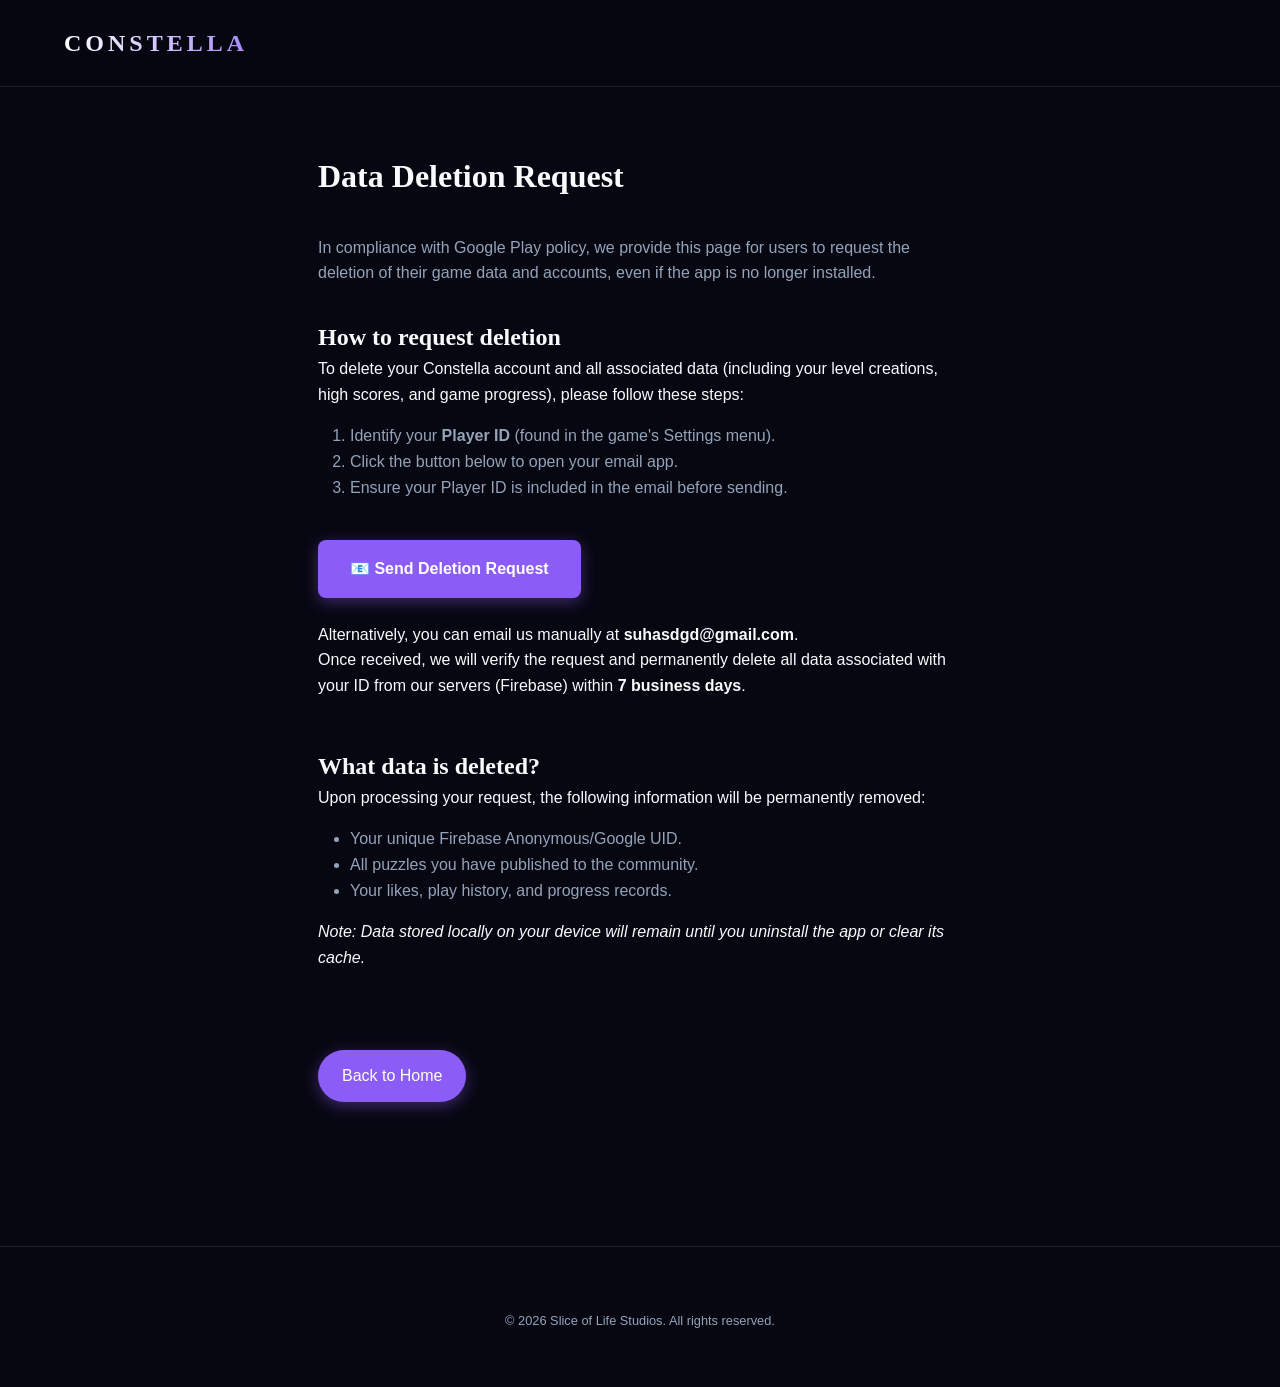
<file: delete-account.html>
<!DOCTYPE html>
<html lang="en">
<head>
    <meta charset="UTF-8">
    <meta name="viewport" content="width=device-width, initial-scale=1.0">
    <title>Delete Account & Data — Constella</title>
    <link rel="stylesheet" href="styles.css">
</head>
<body class="legal-page">
    <nav class="glass-nav">
        <a href="index.html" class="logo">CONSTELLA</a>
    </nav>

    <main style="padding: 4rem 10%; max-width: 900px; margin: 0 auto;">
        <h1 style="margin-bottom: 2rem;">Data Deletion Request</h1>
        <p style="margin-bottom: 2rem; color: var(--text-muted);">In compliance with Google Play policy, we provide this page for users to request the deletion of their game data and accounts, even if the app is no longer installed.</p>

        <section style="margin-bottom: 3rem;">
            <h2>How to request deletion</h2>
            <p>To delete your Constella account and all associated data (including your level creations, high scores, and game progress), please follow these steps:</p>
            <ol style="margin: 1rem 2rem; color: var(--text-muted); line-height: 1.6;">
                <li>Identify your <strong>Player ID</strong> (found in the game's Settings menu).</li>
                <li>Click the button below to open your email app.</li>
                <li>Ensure your Player ID is included in the email before sending.</li>
            </ol>
            
            <a href="mailto:suhasdgd@gmail.com?subject=Data%20Deletion%20Request&body=Please%20delete%20my%20Constella%20data.%20My%20Player%20ID%20is:%20[ENTER%20ID%20HERE]" 
               class="btn-contact" style="display: inline-block; margin: 1.5rem 0; text-decoration: none; background: var(--accent); color: white; padding: 1rem 2rem; border-radius: 8px; font-weight: bold;">
               📧 Send Deletion Request
            </a>

            <p>Alternatively, you can email us manually at <strong>suhasdgd@gmail.com</strong>.</p>
            <p>Once received, we will verify the request and permanently delete all data associated with your ID from our servers (Firebase) within <strong>7 business days</strong>.</p>
        </section>

        <section style="margin-bottom: 3rem;">
            <h2>What data is deleted?</h2>
            <p>Upon processing your request, the following information will be permanently removed:</p>
            <ul style="margin: 1rem 2rem; color: var(--text-muted);">
                <li>Your unique Firebase Anonymous/Google UID.</li>
                <li>All puzzles you have published to the community.</li>
                <li>Your likes, play history, and progress records.</li>
            </ul>
            <p><em>Note: Data stored locally on your device will remain until you uninstall the app or clear its cache.</em></p>
        </section>

        <a href="index.html" class="btn-contact" style="display: inline-block; margin-top: 2rem; text-decoration: none;">Back to Home</a>
    </main>

    <footer style="margin-top: 5rem;">
        <div class="footer-content">
            <p>&copy; 2026 Slice of Life Studios. All rights reserved.</p>
        </div>
    </footer>
</body>
</html>
</file>
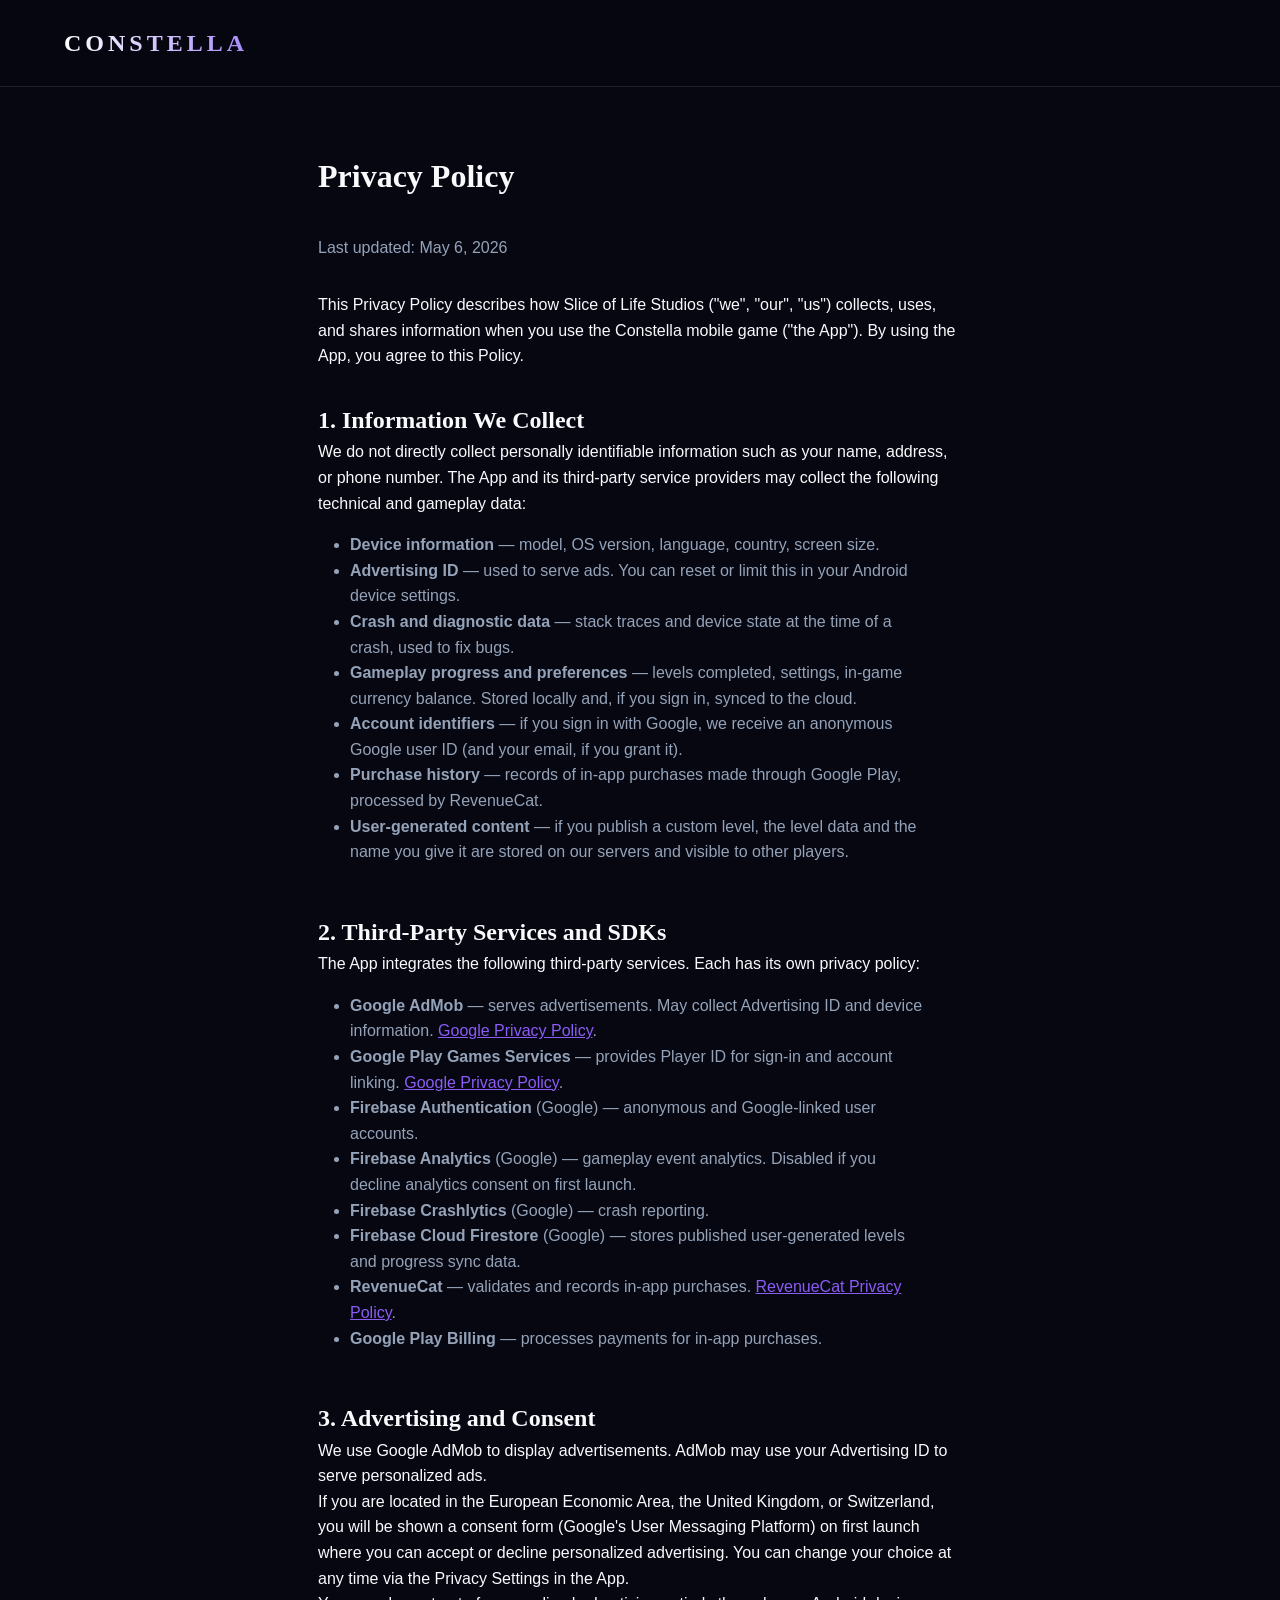
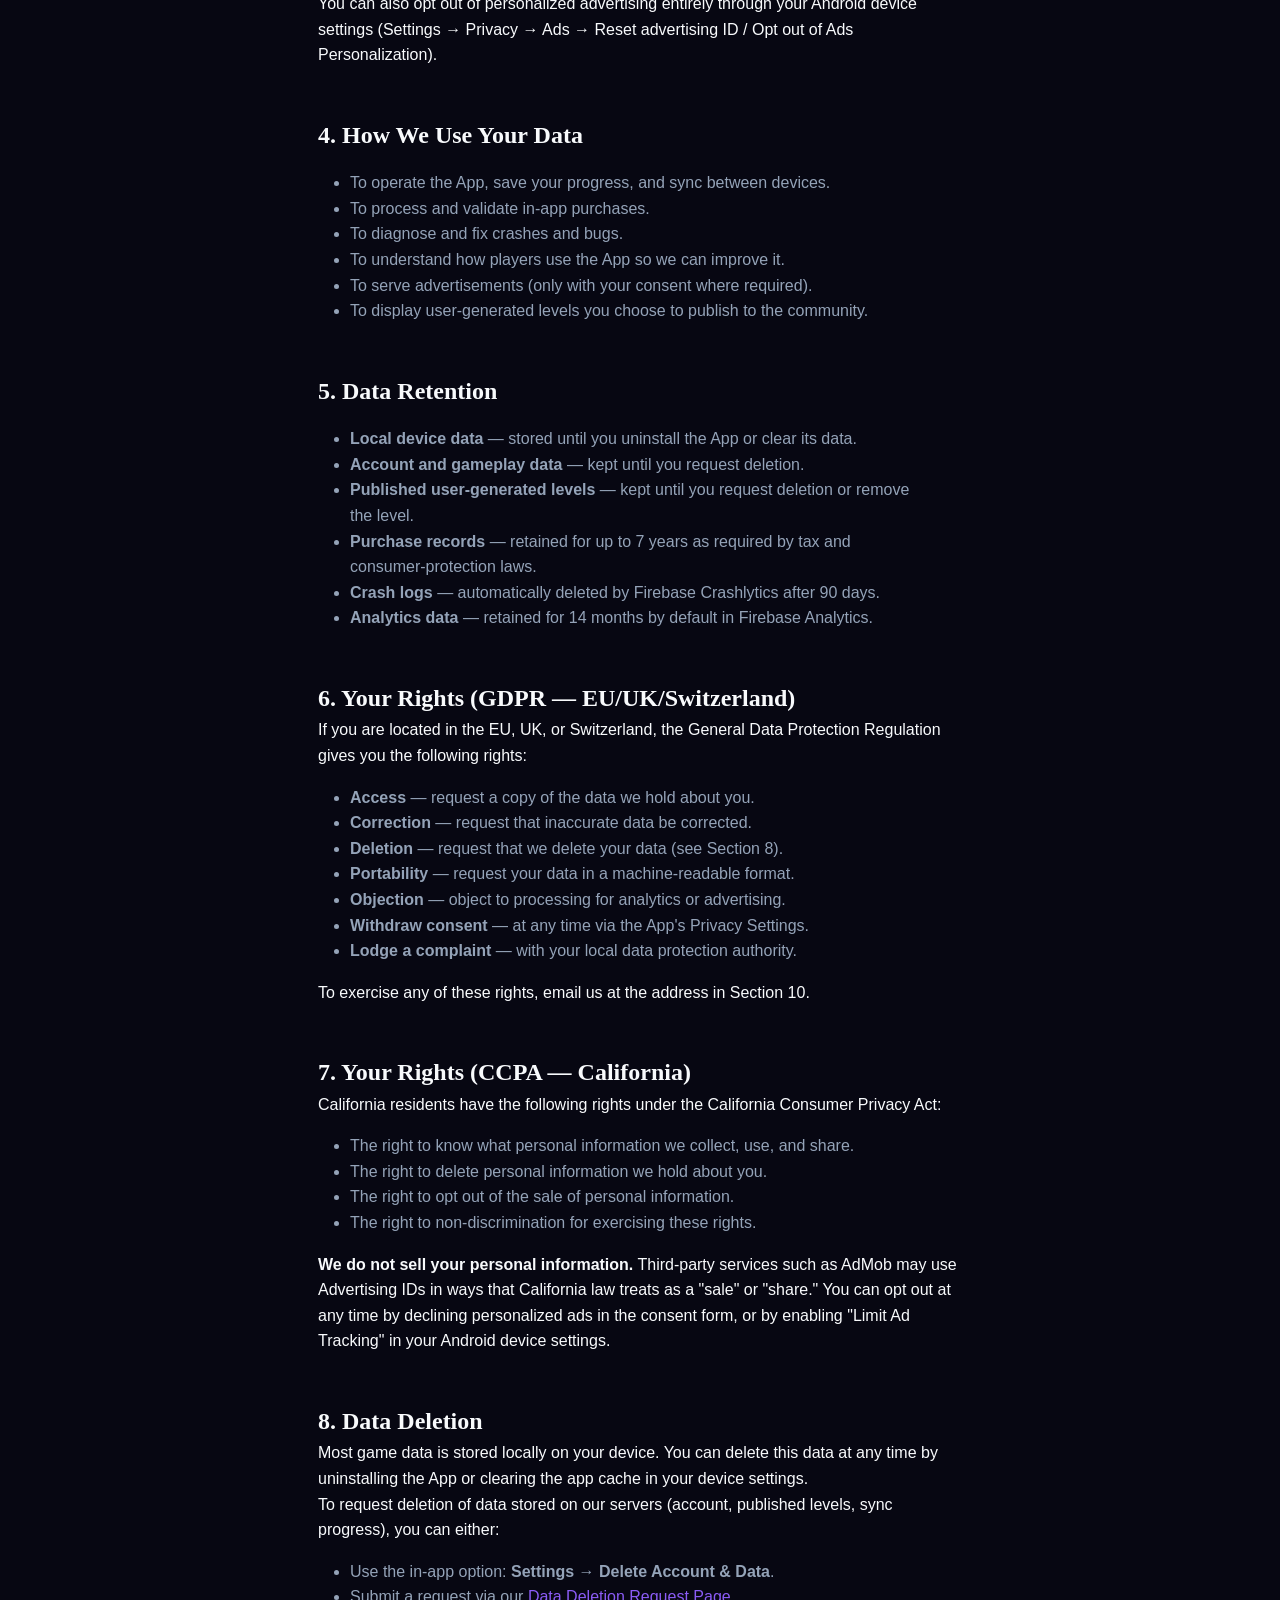
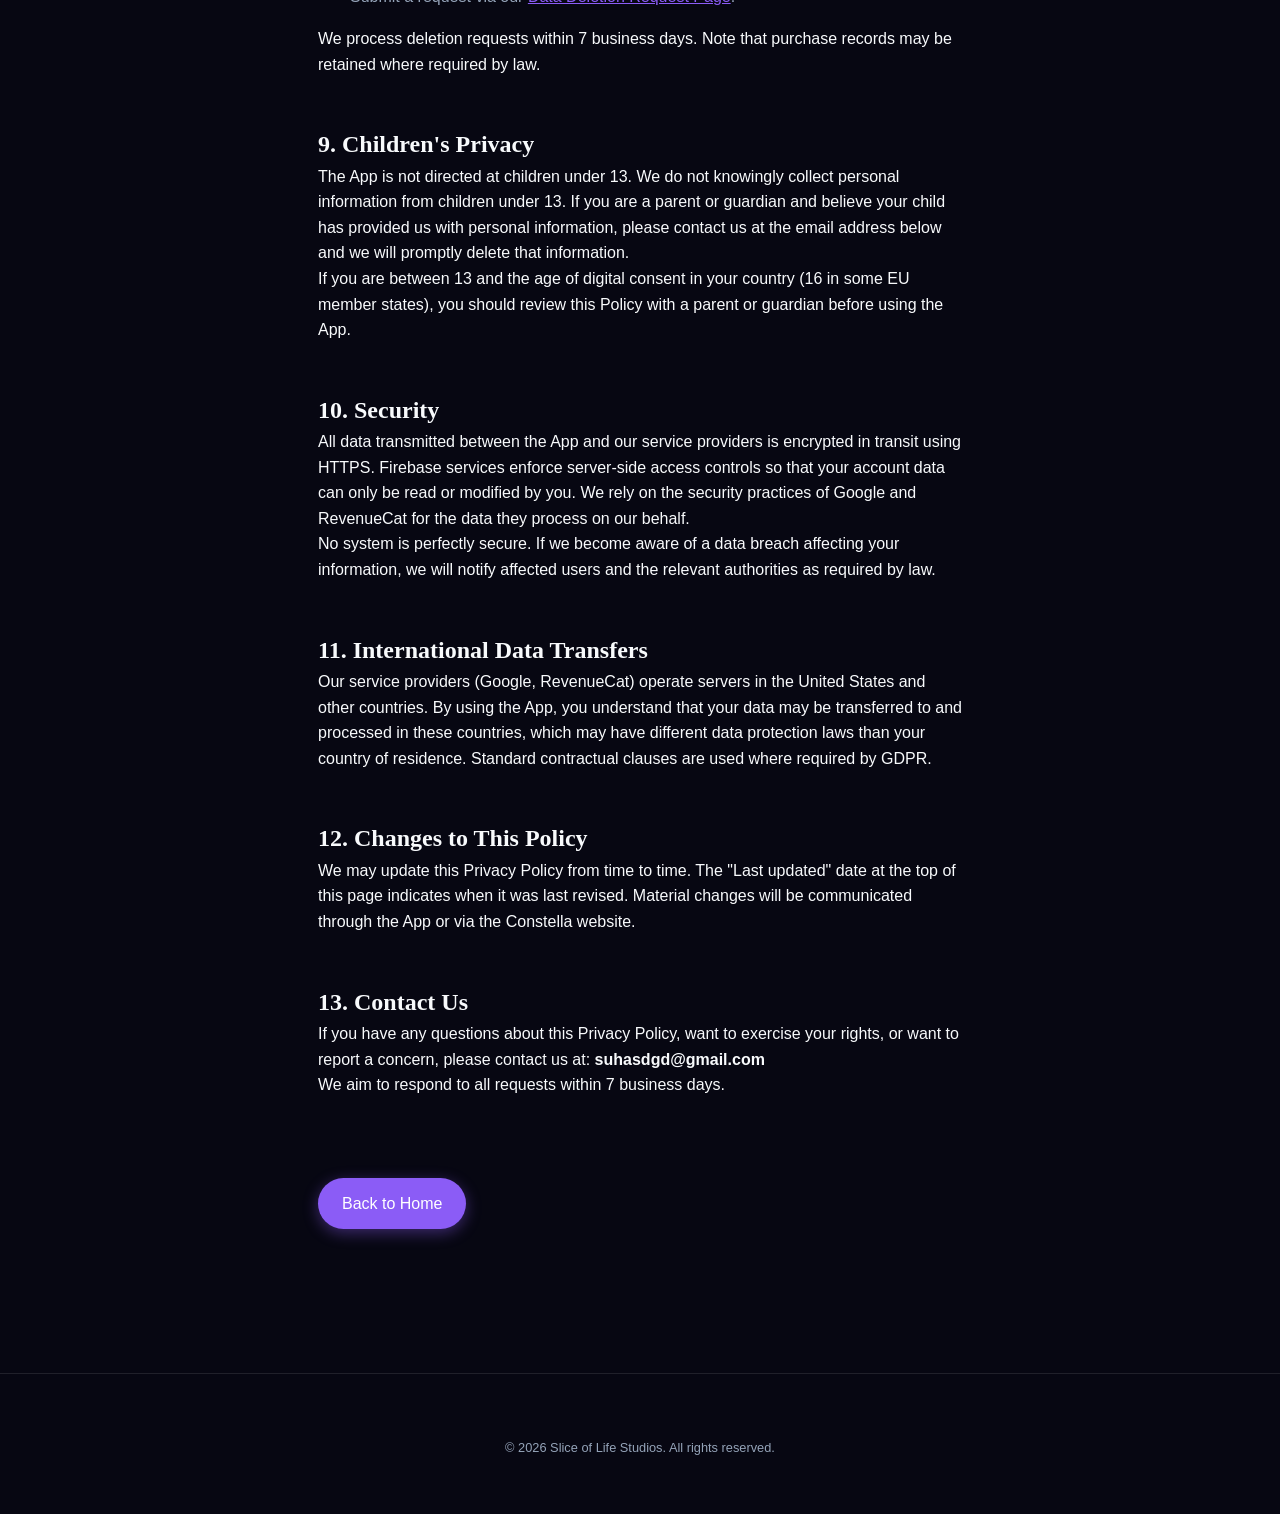
<file: privacy.html>
<!DOCTYPE html>
<html lang="en">
<head>
    <meta charset="UTF-8">
    <meta name="viewport" content="width=device-width, initial-scale=1.0">
    <title>Privacy Policy — Constella</title>
    <link rel="stylesheet" href="styles.css">
</head>
<body class="legal-page">
    <nav class="glass-nav">
        <a href="index.html" class="logo">CONSTELLA</a>
    </nav>

    <main style="padding: 4rem 10%; max-width: 900px; margin: 0 auto;">
        <h1 style="margin-bottom: 2rem;">Privacy Policy</h1>
        <p style="margin-bottom: 2rem; color: var(--text-muted);">Last updated: May 6, 2026</p>

        <p style="margin-bottom: 2rem;">This Privacy Policy describes how Slice of Life Studios ("we", "our", "us") collects, uses, and shares information when you use the Constella mobile game ("the App"). By using the App, you agree to this Policy.</p>

        <section style="margin-bottom: 3rem;">
            <h2>1. Information We Collect</h2>
            <p>We do not directly collect personally identifiable information such as your name, address, or phone number. The App and its third-party service providers may collect the following technical and gameplay data:</p>
            <ul style="margin: 1rem 2rem; color: var(--text-muted);">
                <li><strong>Device information</strong> — model, OS version, language, country, screen size.</li>
                <li><strong>Advertising ID</strong> — used to serve ads. You can reset or limit this in your Android device settings.</li>
                <li><strong>Crash and diagnostic data</strong> — stack traces and device state at the time of a crash, used to fix bugs.</li>
                <li><strong>Gameplay progress and preferences</strong> — levels completed, settings, in-game currency balance. Stored locally and, if you sign in, synced to the cloud.</li>
                <li><strong>Account identifiers</strong> — if you sign in with Google, we receive an anonymous Google user ID (and your email, if you grant it).</li>
                <li><strong>Purchase history</strong> — records of in-app purchases made through Google Play, processed by RevenueCat.</li>
                <li><strong>User-generated content</strong> — if you publish a custom level, the level data and the name you give it are stored on our servers and visible to other players.</li>
            </ul>
        </section>

        <section style="margin-bottom: 3rem;">
            <h2>2. Third-Party Services and SDKs</h2>
            <p>The App integrates the following third-party services. Each has its own privacy policy:</p>
            <ul style="margin: 1rem 2rem; color: var(--text-muted);">
                <li><strong>Google AdMob</strong> — serves advertisements. May collect Advertising ID and device information. <a href="https://policies.google.com/privacy" style="color: var(--accent);" target="_blank" rel="noopener">Google Privacy Policy</a>.</li>
                <li><strong>Google Play Games Services</strong> — provides Player ID for sign-in and account linking. <a href="https://policies.google.com/privacy" style="color: var(--accent);" target="_blank" rel="noopener">Google Privacy Policy</a>.</li>
                <li><strong>Firebase Authentication</strong> (Google) — anonymous and Google-linked user accounts.</li>
                <li><strong>Firebase Analytics</strong> (Google) — gameplay event analytics. Disabled if you decline analytics consent on first launch.</li>
                <li><strong>Firebase Crashlytics</strong> (Google) — crash reporting.</li>
                <li><strong>Firebase Cloud Firestore</strong> (Google) — stores published user-generated levels and progress sync data.</li>
                <li><strong>RevenueCat</strong> — validates and records in-app purchases. <a href="https://www.revenuecat.com/privacy/" style="color: var(--accent);" target="_blank" rel="noopener">RevenueCat Privacy Policy</a>.</li>
                <li><strong>Google Play Billing</strong> — processes payments for in-app purchases.</li>
            </ul>
        </section>

        <section style="margin-bottom: 3rem;">
            <h2>3. Advertising and Consent</h2>
            <p>We use Google AdMob to display advertisements. AdMob may use your Advertising ID to serve personalized ads.</p>
            <p>If you are located in the European Economic Area, the United Kingdom, or Switzerland, you will be shown a consent form (Google's User Messaging Platform) on first launch where you can accept or decline personalized advertising. You can change your choice at any time via the Privacy Settings in the App.</p>
            <p>You can also opt out of personalized advertising entirely through your Android device settings (Settings → Privacy → Ads → Reset advertising ID / Opt out of Ads Personalization).</p>
        </section>

        <section style="margin-bottom: 3rem;">
            <h2>4. How We Use Your Data</h2>
            <ul style="margin: 1rem 2rem; color: var(--text-muted);">
                <li>To operate the App, save your progress, and sync between devices.</li>
                <li>To process and validate in-app purchases.</li>
                <li>To diagnose and fix crashes and bugs.</li>
                <li>To understand how players use the App so we can improve it.</li>
                <li>To serve advertisements (only with your consent where required).</li>
                <li>To display user-generated levels you choose to publish to the community.</li>
            </ul>
        </section>

        <section style="margin-bottom: 3rem;">
            <h2>5. Data Retention</h2>
            <ul style="margin: 1rem 2rem; color: var(--text-muted);">
                <li><strong>Local device data</strong> — stored until you uninstall the App or clear its data.</li>
                <li><strong>Account and gameplay data</strong> — kept until you request deletion.</li>
                <li><strong>Published user-generated levels</strong> — kept until you request deletion or remove the level.</li>
                <li><strong>Purchase records</strong> — retained for up to 7 years as required by tax and consumer-protection laws.</li>
                <li><strong>Crash logs</strong> — automatically deleted by Firebase Crashlytics after 90 days.</li>
                <li><strong>Analytics data</strong> — retained for 14 months by default in Firebase Analytics.</li>
            </ul>
        </section>

        <section style="margin-bottom: 3rem;">
            <h2>6. Your Rights (GDPR — EU/UK/Switzerland)</h2>
            <p>If you are located in the EU, UK, or Switzerland, the General Data Protection Regulation gives you the following rights:</p>
            <ul style="margin: 1rem 2rem; color: var(--text-muted);">
                <li><strong>Access</strong> — request a copy of the data we hold about you.</li>
                <li><strong>Correction</strong> — request that inaccurate data be corrected.</li>
                <li><strong>Deletion</strong> — request that we delete your data (see Section 8).</li>
                <li><strong>Portability</strong> — request your data in a machine-readable format.</li>
                <li><strong>Objection</strong> — object to processing for analytics or advertising.</li>
                <li><strong>Withdraw consent</strong> — at any time via the App's Privacy Settings.</li>
                <li><strong>Lodge a complaint</strong> — with your local data protection authority.</li>
            </ul>
            <p>To exercise any of these rights, email us at the address in Section 10.</p>
        </section>

        <section style="margin-bottom: 3rem;">
            <h2>7. Your Rights (CCPA — California)</h2>
            <p>California residents have the following rights under the California Consumer Privacy Act:</p>
            <ul style="margin: 1rem 2rem; color: var(--text-muted);">
                <li>The right to know what personal information we collect, use, and share.</li>
                <li>The right to delete personal information we hold about you.</li>
                <li>The right to opt out of the sale of personal information.</li>
                <li>The right to non-discrimination for exercising these rights.</li>
            </ul>
            <p><strong>We do not sell your personal information.</strong> Third-party services such as AdMob may use Advertising IDs in ways that California law treats as a "sale" or "share." You can opt out at any time by declining personalized ads in the consent form, or by enabling "Limit Ad Tracking" in your Android device settings.</p>
        </section>

        <section style="margin-bottom: 3rem;">
            <h2>8. Data Deletion</h2>
            <p>Most game data is stored locally on your device. You can delete this data at any time by uninstalling the App or clearing the app cache in your device settings.</p>
            <p>To request deletion of data stored on our servers (account, published levels, sync progress), you can either:</p>
            <ul style="margin: 1rem 2rem; color: var(--text-muted);">
                <li>Use the in-app option: <strong>Settings → Delete Account &amp; Data</strong>.</li>
                <li>Submit a request via our <a href="delete-account.html" style="color: var(--accent);">Data Deletion Request Page</a>.</li>
            </ul>
            <p>We process deletion requests within 7 business days. Note that purchase records may be retained where required by law.</p>
        </section>

        <section style="margin-bottom: 3rem;">
            <h2>9. Children's Privacy</h2>
            <p>The App is not directed at children under 13. We do not knowingly collect personal information from children under 13. If you are a parent or guardian and believe your child has provided us with personal information, please contact us at the email address below and we will promptly delete that information.</p>
            <p>If you are between 13 and the age of digital consent in your country (16 in some EU member states), you should review this Policy with a parent or guardian before using the App.</p>
        </section>

        <section style="margin-bottom: 3rem;">
            <h2>10. Security</h2>
            <p>All data transmitted between the App and our service providers is encrypted in transit using HTTPS. Firebase services enforce server-side access controls so that your account data can only be read or modified by you. We rely on the security practices of Google and RevenueCat for the data they process on our behalf.</p>
            <p>No system is perfectly secure. If we become aware of a data breach affecting your information, we will notify affected users and the relevant authorities as required by law.</p>
        </section>

        <section style="margin-bottom: 3rem;">
            <h2>11. International Data Transfers</h2>
            <p>Our service providers (Google, RevenueCat) operate servers in the United States and other countries. By using the App, you understand that your data may be transferred to and processed in these countries, which may have different data protection laws than your country of residence. Standard contractual clauses are used where required by GDPR.</p>
        </section>

        <section style="margin-bottom: 3rem;">
            <h2>12. Changes to This Policy</h2>
            <p>We may update this Privacy Policy from time to time. The "Last updated" date at the top of this page indicates when it was last revised. Material changes will be communicated through the App or via the Constella website.</p>
        </section>

        <section style="margin-bottom: 3rem;">
            <h2>13. Contact Us</h2>
            <p>If you have any questions about this Privacy Policy, want to exercise your rights, or want to report a concern, please contact us at: <strong>suhasdgd@gmail.com</strong></p>
            <p>We aim to respond to all requests within 7 business days.</p>
        </section>

        <a href="index.html" class="btn-contact" style="display: inline-block; margin-top: 2rem; text-decoration: none;">Back to Home</a>
    </main>

    <footer style="margin-top: 5rem;">
        <div class="footer-content">
            <p>&copy; 2026 Slice of Life Studios. All rights reserved.</p>
        </div>
    </footer>
</body>
</html>
</file>
<file: styles.css>
:root {
    --bg-dark: #070712;
    --accent: #8b5cf6;
    --accent-glow: rgba(139, 92, 246, 0.4);
    --glass: rgba(255, 255, 255, 0.05);
    --glass-border: rgba(255, 255, 255, 0.1);
    --text-main: #f8fafc;
    --text-muted: #94a3b8;
}

* {
    margin: 0;
    padding: 0;
    box-sizing: border-box;
}

body {
    background-color: var(--bg-dark);
    color: var(--text-main);
    font-family: 'Outfit', sans-serif;
    overflow-x: hidden;
    line-height: 1.6;
}

h1, h2, h3, .logo {
    font-family: 'Cinzel', serif;
}

/* Background Effects */
.stars-bg {
    position: fixed;
    top: 0; left: 0; width: 100%; height: 100%;
    background-image: 
        radial-gradient(circle at 50% 50%, rgba(20, 20, 50, 1), transparent),
        url("https://www.transparenttextures.com/patterns/stardust.png");
    z-index: -2;
    opacity: 0.5;
}

.noise-overlay {
    position: fixed;
    top: 0; left: 0; width: 100%; height: 100%;
    background: url('https://grainy-gradients.vercel.app/noise.svg');
    opacity: 0.05;
    pointer-events: none;
    z-index: -1;
}

/* Navigation */
.glass-nav {
    display: flex;
    justify-content: space-between;
    align-items: center;
    padding: 1.5rem 5%;
    position: sticky;
    top: 0;
    background: rgba(7, 7, 18, 0.8);
    backdrop-filter: blur(12px);
    z-index: 100;
    border-bottom: 1px solid var(--glass-border);
}

.logo {
    font-size: 1.5rem;
    font-weight: 700;
    letter-spacing: 4px;
    background: linear-gradient(to right, #fff, #a78bfa);
    -webkit-background-clip: text;
    -webkit-text-fill-color: transparent;
}

.nav-links a {
    color: var(--text-muted);
    text-decoration: none;
    margin-left: 2rem;
    font-size: 0.9rem;
    transition: 0.3s;
}

.nav-links a:hover {
    color: var(--text-main);
}

.btn-contact {
    padding: 0.8rem 1.5rem;
    background: var(--accent);
    color: white !important;
    border-radius: 50px;
    box-shadow: 0 4px 15px var(--accent-glow);
}

/* Hero Section */
.hero {
    display: flex;
    align-items: center;
    justify-content: space-between;
    padding: 6rem 10% 4rem;
    min-height: 80vh;
}

.hero-content {
    flex: 1;
    padding-right: 5%;
}

.badge {
    display: inline-block;
    padding: 0.4rem 1rem;
    background: var(--glass);
    border: 1px solid var(--glass-border);
    border-radius: 50px;
    font-size: 0.75rem;
    letter-spacing: 2px;
    margin-bottom: 1.5rem;
    color: #a78bfa;
}

.hero h1 {
    font-size: 4rem;
    line-height: 1.1;
    margin-bottom: 1.5rem;
}

.highlight {
    background: linear-gradient(90deg, #8b5cf6, #ec4899);
    -webkit-background-clip: text;
    -webkit-text-fill-color: transparent;
}

.hero p {
    font-size: 1.25rem;
    color: var(--text-muted);
    margin-bottom: 2.5rem;
    max-width: 500px;
}

.play-store-btn img {
    height: 50px;
}

.hero-image-wrap {
    flex: 1;
}

.hero-image {
    padding: 1rem;
    transform: rotate(2deg);
    transition: 0.5s cubic-bezier(0.175, 0.885, 0.32, 1.275);
}

.hero-image:hover {
    transform: rotate(0deg) scale(1.02);
}

.hero-image img {
    width: 100%;
    border-radius: 12px;
    display: block;
}

/* Glass Card Global */
.glass-card {
    background: var(--glass);
    backdrop-filter: blur(10px);
    border: 1px solid var(--glass-border);
    border-radius: 24px;
    box-shadow: 0 8px 32px rgba(0, 0, 0, 0.4);
}

/* Features */
.features {
    padding: 8rem 10%;
    text-align: center;
}

.section-header h2 {
    font-size: 2.5rem;
    margin-bottom: 4rem;
}

.features-grid {
    display: grid;
    grid-template-columns: repeat(auto-fit, minmax(280px, 1fr));
    gap: 2rem;
}

.feature {
    padding: 3rem 2rem;
    transition: 0.3s;
}

.feature:hover {
    background: rgba(255, 255, 255, 0.08);
    transform: translateY(-10px);
}

.feature .icon {
    font-size: 3rem;
    margin-bottom: 1.5rem;
    display: block;
}

.feature h3 {
    margin-bottom: 1rem;
    letter-spacing: 1px;
}

.feature p {
    color: var(--text-muted);
}

/* Footer */
footer {
    padding: 4rem 10% 2rem;
    border-top: 1px solid var(--glass-border);
}

.footer-content {
    text-align: center;
}

.footer-logo {
    font-size: 1.2rem;
    letter-spacing: 4px;
    margin-bottom: 1rem;
}

footer p {
    font-size: 0.8rem;
    color: var(--text-muted);
    margin-bottom: 1.5rem;
}

.footer-links a {
    color: var(--text-muted);
    text-decoration: none;
    margin: 0 1rem;
    font-size: 0.8rem;
}

.footer-links a:hover {
    color: #fff;
}

/* Responsive */
@media (max-width: 992px) {
    .hero {
        flex-direction: column;
        padding-top: 4rem;
        text-align: center;
    }
    .hero-content {
        padding-right: 0;
        margin-bottom: 4rem;
    }
    .hero h1 {
        font-size: 3rem;
    }
    .hero p {
        margin: 0 auto 2.5rem;
    }
}
</file>
